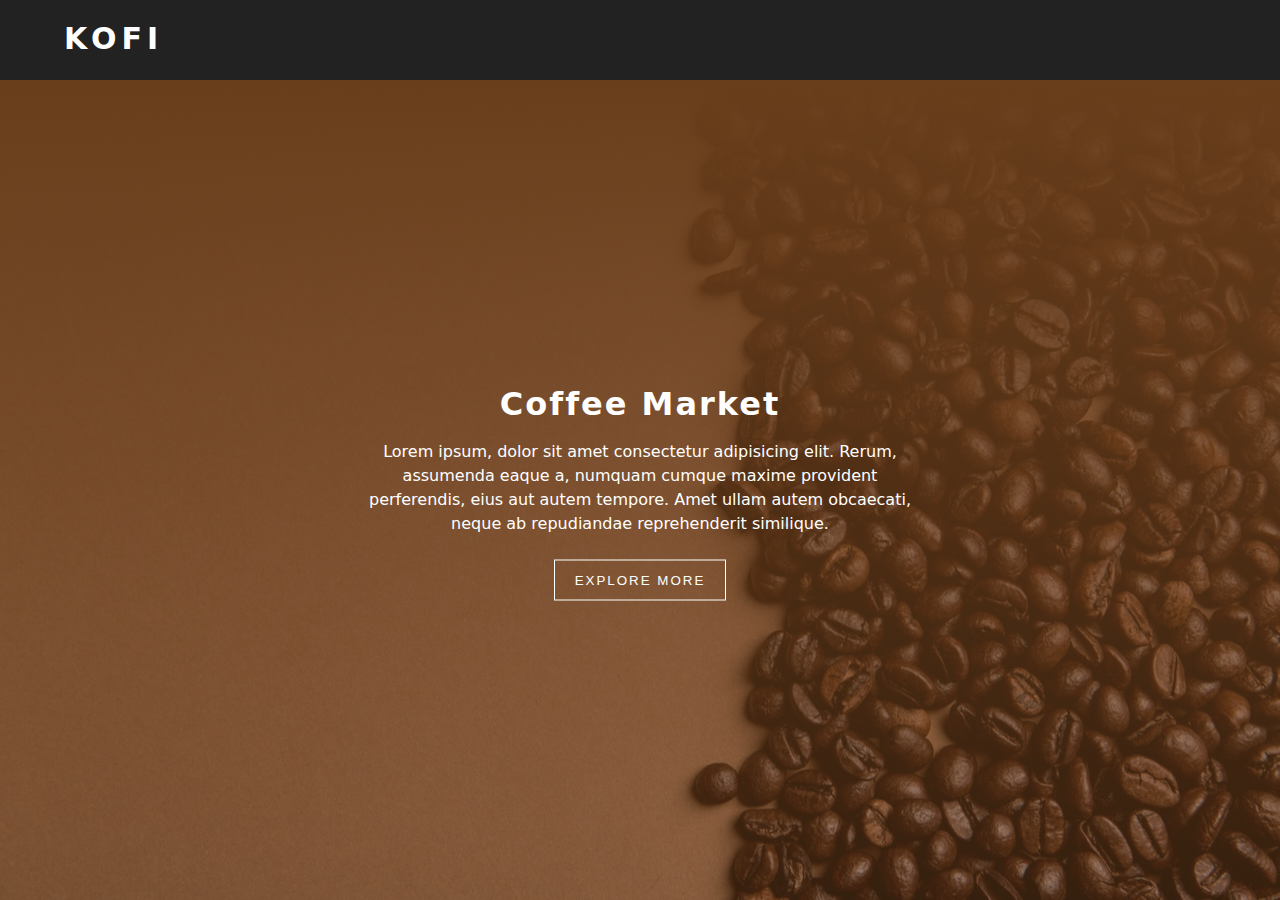
<file: CSS Animation/index.html>
<!DOCTYPE html>
<html lang="en">
<head>
    <meta charset="UTF-8">
    <meta name="viewport" content="width=device-width, initial-scale=1.0">
    <title>Animation</title>
    <link rel="shortcut icon" href="./animation.png" type="image/x-icon">
    <link rel="stylesheet" href="./style.css">
</head>
<body>
    <div class="nav">
        <div class="nav-center">
            <span class="nav-title">Kofi</span>
        </div>
    </div>

    <div class="hero">
        <div class="hero-center">
            <div class="hero-txt">
                <h1>Coffee Market</h1>
                <p>Lorem ipsum, dolor sit amet consectetur adipisicing elit. Rerum, assumenda eaque a, numquam cumque maxime provident perferendis, eius aut autem tempore. Amet ullam autem obcaecati, neque ab repudiandae reprehenderit similique.</p>
            </div>
            <button class="hero-btn">Explore more</button>
        </div>
    </div>
</body>
</html>
</file>
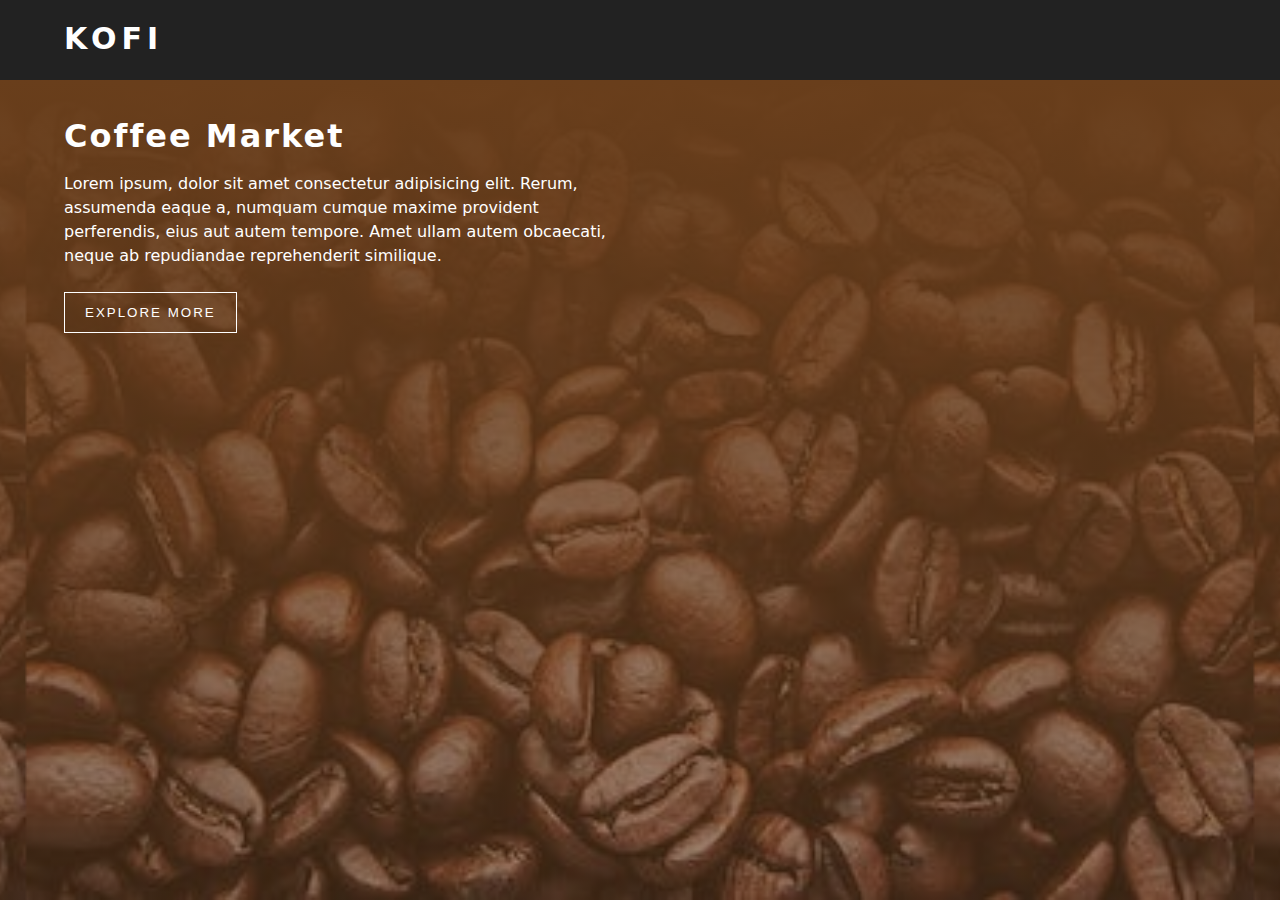
<file: CSS Backgrounds/index.html>
<!DOCTYPE html>
<html lang="en">
<head>
    <meta charset="UTF-8">
    <meta name="viewport" content="width=device-width, initial-scale=1.0">
    <title>CSS Backgrounds</title>
    <link rel="stylesheet" href="./style.css">
</head>
<body>
    <div class="nav">
        <div class="nav-center">
            <span class="nav-title">Kofi</span>
        </div>
    </div>

    <div class="hero">
        <div class="hero-center">
            <h1>Coffee Market</h1>
            <p>Lorem ipsum, dolor sit amet consectetur adipisicing elit. Rerum, assumenda eaque a, numquam cumque maxime provident perferendis, eius aut autem tempore. Amet ullam autem obcaecati, neque ab repudiandae reprehenderit similique.</p>
            <button class="hero-btn">Explore more</button>
        </div>
    </div>
</body>
</html>
</file>
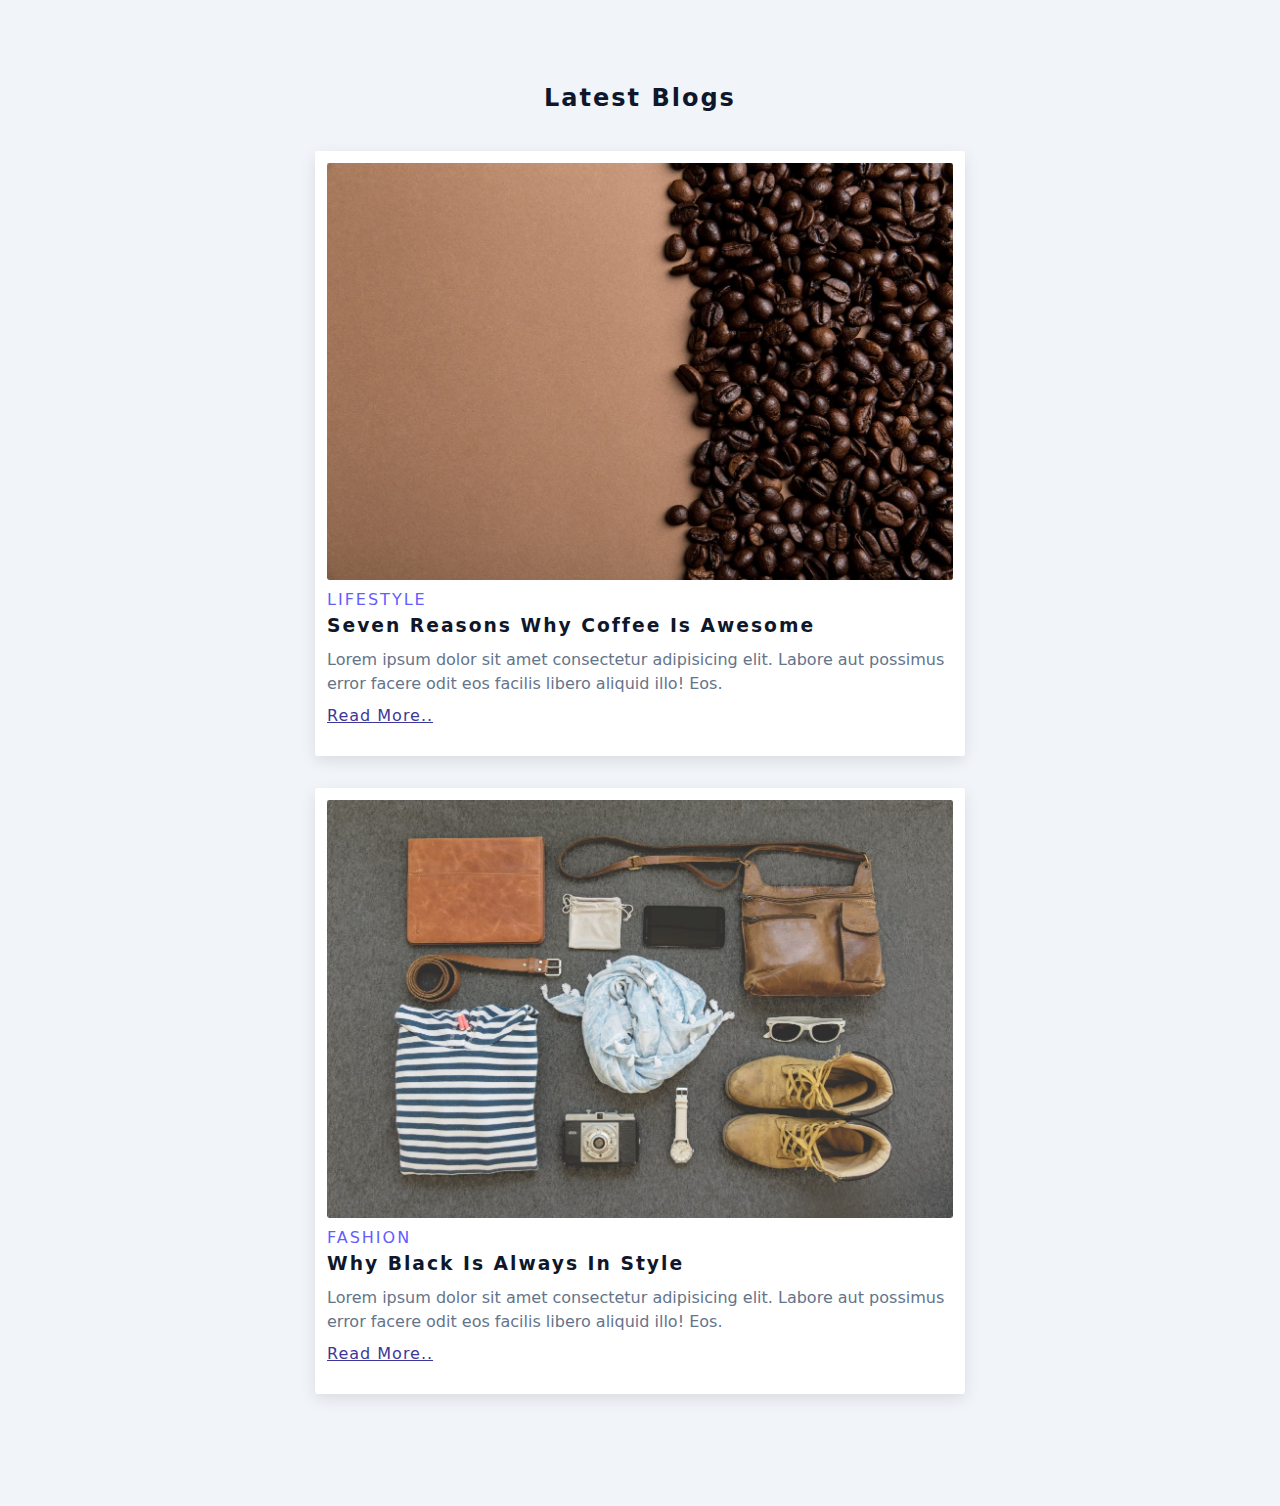
<file: CSS Blog/index.html>
<!DOCTYPE html>
<html lang="en">
<head>
    <meta charset="UTF-8">
    <meta name="viewport" content="width=device-width, initial-scale=1.0">
    <title>Cards</title>
    <link rel="stylesheet" href="https://cdnjs.cloudflare.com/ajax/libs/font-awesome/6.5.1/css/all.min.css" integrity="sha512-DTOQO9RWCH3ppGqcWaEA1BIZOC6xxalwEsw9c2QQeAIftl+Vegovlnee1c9QX4TctnWMn13TZye+giMm8e2LwA==" crossorigin="anonymous" referrerpolicy="no-referrer" />
    <link rel="stylesheet" href="./style.css">
    <link rel="shortcut icon" href="./blog.png" type="image/x-icon">
</head>
<body>
    <section class="blogs">
        <div class="section-title">
            <h2>Latest Blogs</h2>
        </div>
        <div class="blog-center">
            <article class="blog">
                <img src="./hero-bcg.jpg" alt="coffee" class="blog-img">
                <div class="blog-content">
                    <span>Lifestyle <i class="fa-brands fa-reddit-alien"></i></span>
                    <h3>Seven Reasons Why Coffee Is Awesome</h3>
                    <p>Lorem ipsum dolor sit amet consectetur adipisicing elit. Labore aut possimus error facere odit eos facilis libero aliquid illo! Eos.</p>
                    <a href="#">Read More..</a>
                </div>
            </article>
            <article class="blog">
                <img src="./Fashion.jpg" alt="fashion" class="blog-img">
                <div class="blog-content">
                    <span>Fashion <i class="fa-solid fa-shirt"></i></span>
                    <h3>Why Black Is Always In Style</h3>
                    <p>Lorem ipsum dolor sit amet consectetur adipisicing elit. Labore aut possimus error facere odit eos facilis libero aliquid illo! Eos.</p>
                    <a href="#">Read More..</a>
                </div>
            </article>
        </div>
    </section>
</body>
</html>
</file>
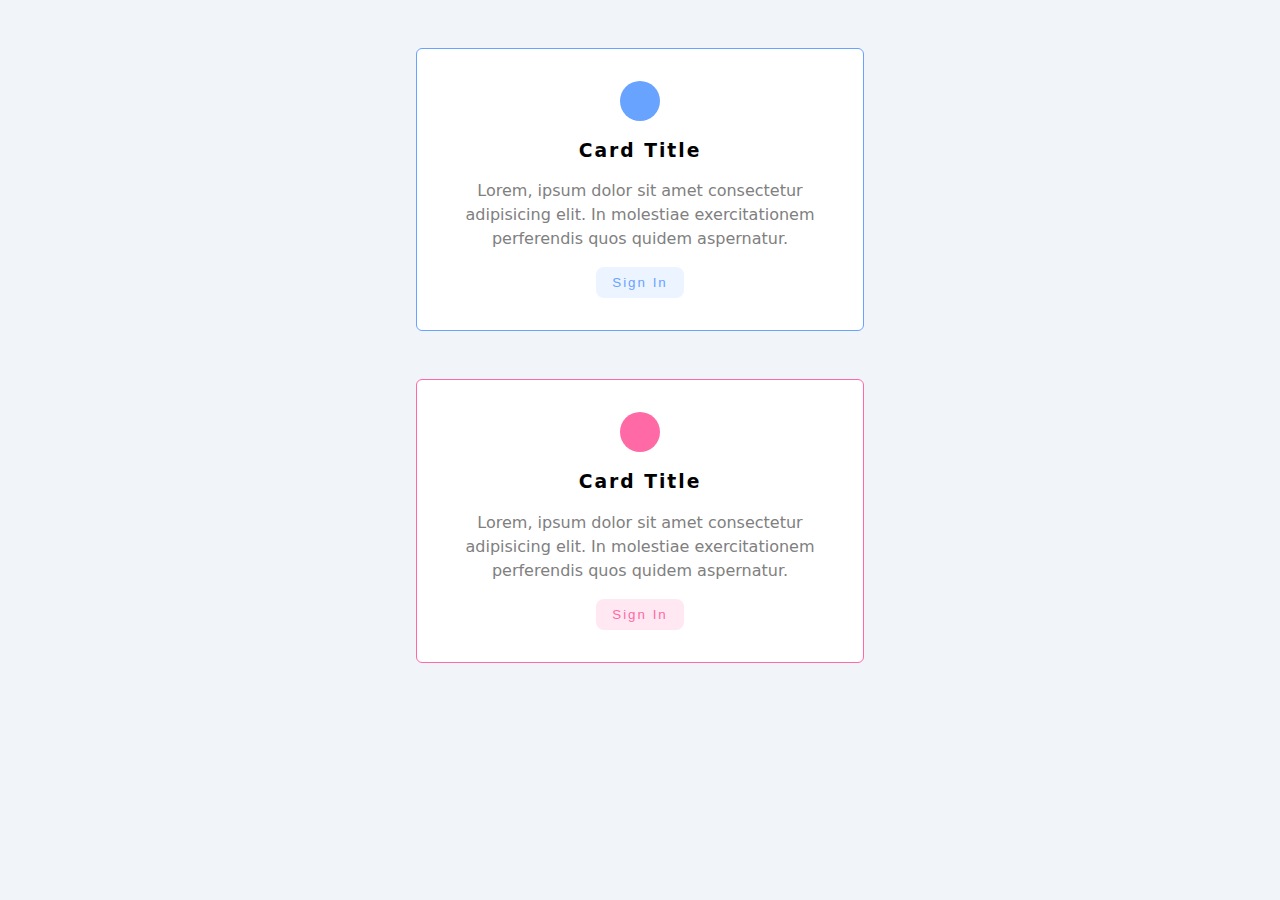
<file: CSS Box Model/index.html>
<!DOCTYPE html>
<html lang="en">
<head>
    <meta charset="UTF-8">
    <meta name="viewport" content="width=device-width, initial-scale=1.0">
    <title>CSS Box Model</title>
    <link rel="stylesheet" href="./style.css">
</head>
<body>
<div class="card card1">
    <div class="icon"></div>
        <h3 class="title">Card Title</h3>
        <p class="text">Lorem, ipsum dolor sit amet consectetur adipisicing elit. In molestiae exercitationem perferendis quos quidem aspernatur.</p>
        <button class="btn btn-blue">Sign in</button>
</div>

<div class="card card2">
    <div class="icon"></div>
        <h3 class="title">Card Title</h3>
        <p class="text">Lorem, ipsum dolor sit amet consectetur adipisicing elit. In molestiae exercitationem perferendis quos quidem aspernatur.</p>
        <button class="btn btn-pink">Sign in</button>
</div>
</body>
</html>
</file>
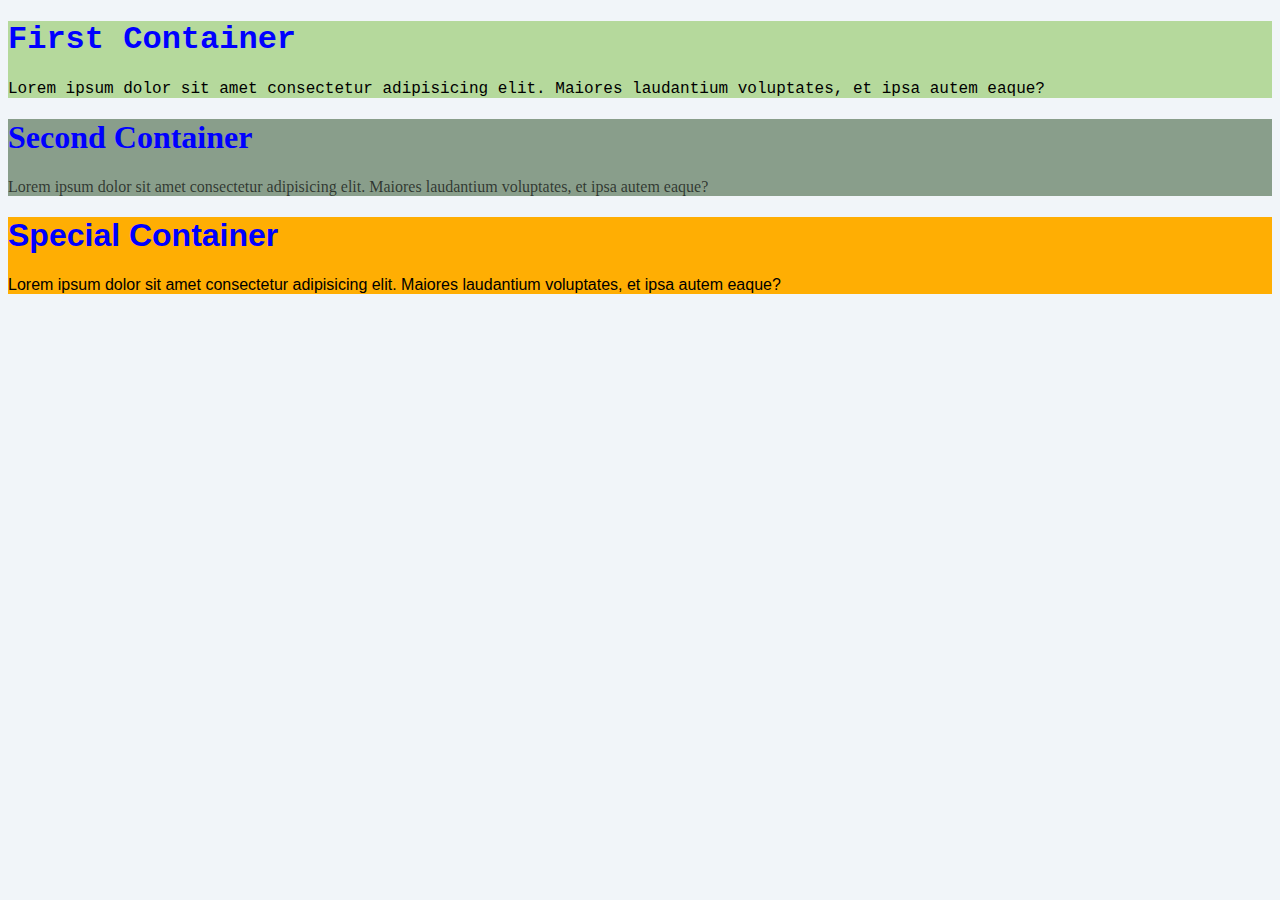
<file: CSS Colors/index.html>
<!DOCTYPE html>
<html lang="en">
<head>
    <meta charset="UTF-8">
    <meta name="viewport" content="width=device-width, initial-scale=1.0">
    <title>CSS Colors</title>
    <link rel="stylesheet" href="./main.css">
</head>
<body>
    <div class="grey">
        <h1 id="container">First Container</h1>
        <p>Lorem ipsum dolor sit amet consectetur adipisicing elit. Maiores laudantium voluptates, et ipsa autem eaque?</p>
    </div>

    <div class="white">
        <h1 id="container">Second Container</h1>
        <p>Lorem ipsum dolor sit amet consectetur adipisicing elit. Maiores laudantium voluptates, et ipsa autem eaque?</p>
    </div>

    <div class="special">
        <h1 id="container">Special Container</h1>
        <p>Lorem ipsum dolor sit amet consectetur adipisicing elit. Maiores laudantium voluptates, et ipsa autem eaque?</p>
    </div>

</body>
</html>
</file>
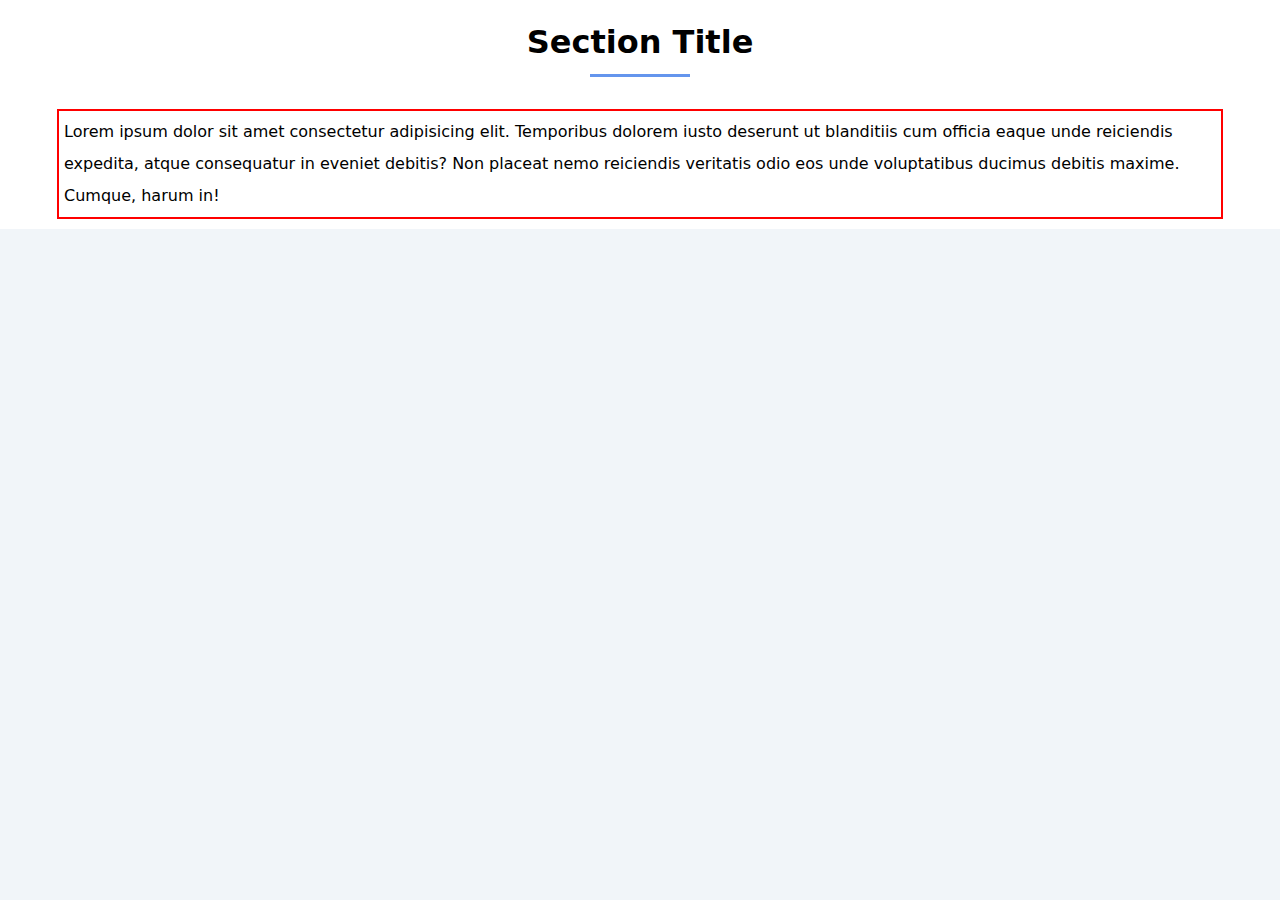
<file: CSS Display/index.html>
<!DOCTYPE html>
<html lang="en">
<head>
    <meta charset="UTF-8">
    <meta name="viewport" content="width=device-width, initial-scale=1.0">
    <title>CSS Dsiplay</title>
    <link rel="stylesheet" href="./style.css">
</head>
<body>
    <div class="section">
        <div class="section-title">
            <h1>Section Title</h1>
            <div class="title-underline"></div>
        </div>
        <div class="section-center"><p>Lorem ipsum dolor sit amet consectetur adipisicing elit. Temporibus dolorem iusto deserunt ut blanditiis cum officia eaque unde reiciendis expedita, atque consequatur in eveniet debitis? Non placeat nemo reiciendis veritatis odio eos unde voluptatibus ducimus debitis maxime. Cumque, harum in!</p></div>
    </div>
</body>
</html>
</file>
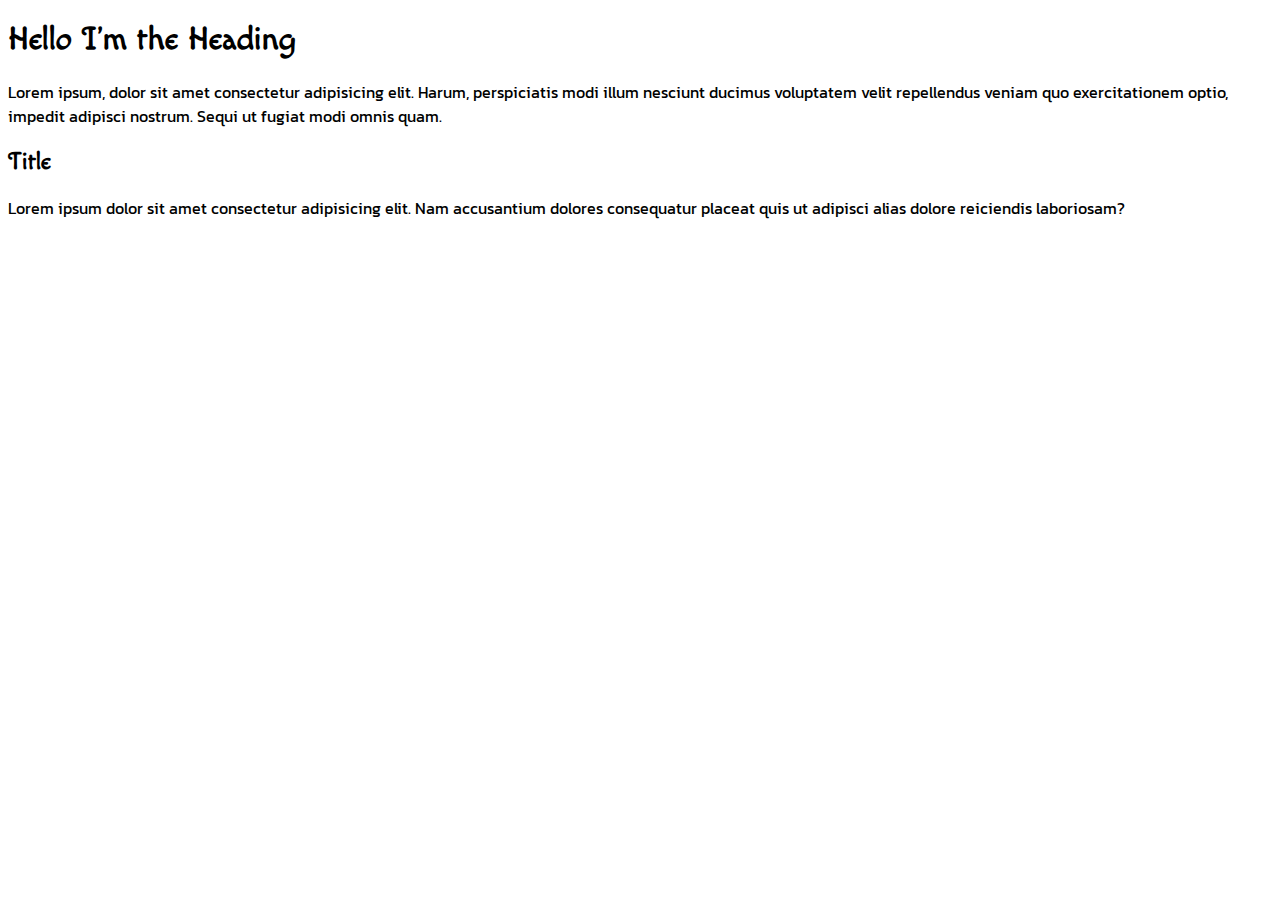
<file: CSS Fonts/index.html>
<!DOCTYPE html>
<html lang="en">
<head>
    <meta charset="UTF-8">
    <meta name="viewport" content="width=device-width, initial-scale=1.0">
    <title>CSS Fonts</title>
    <link rel="preconnect" href="https://fonts.googleapis.com">
<link rel="preconnect" href="https://fonts.gstatic.com" crossorigin>
<link href="https://fonts.googleapis.com/css2?family=Macondo+Swash+Caps&display=swap" rel="stylesheet">
    <link rel="stylesheet" href="./style.css">
</head>
<body>
    <h1>Hello I'm the Heading</h1>
    <p>Lorem ipsum, dolor sit amet consectetur adipisicing elit. Harum, perspiciatis modi illum nesciunt ducimus voluptatem velit repellendus veniam quo exercitationem optio, impedit adipisci nostrum. Sequi ut fugiat modi omnis quam.</p>
    
    <div class="container">
        <h2>Title</h2>
        <p>Lorem ipsum dolor sit amet consectetur adipisicing elit. Nam accusantium dolores consequatur placeat quis ut adipisci alias dolore reiciendis laboriosam?</p>
    </div>
</body>
</html>
</file>
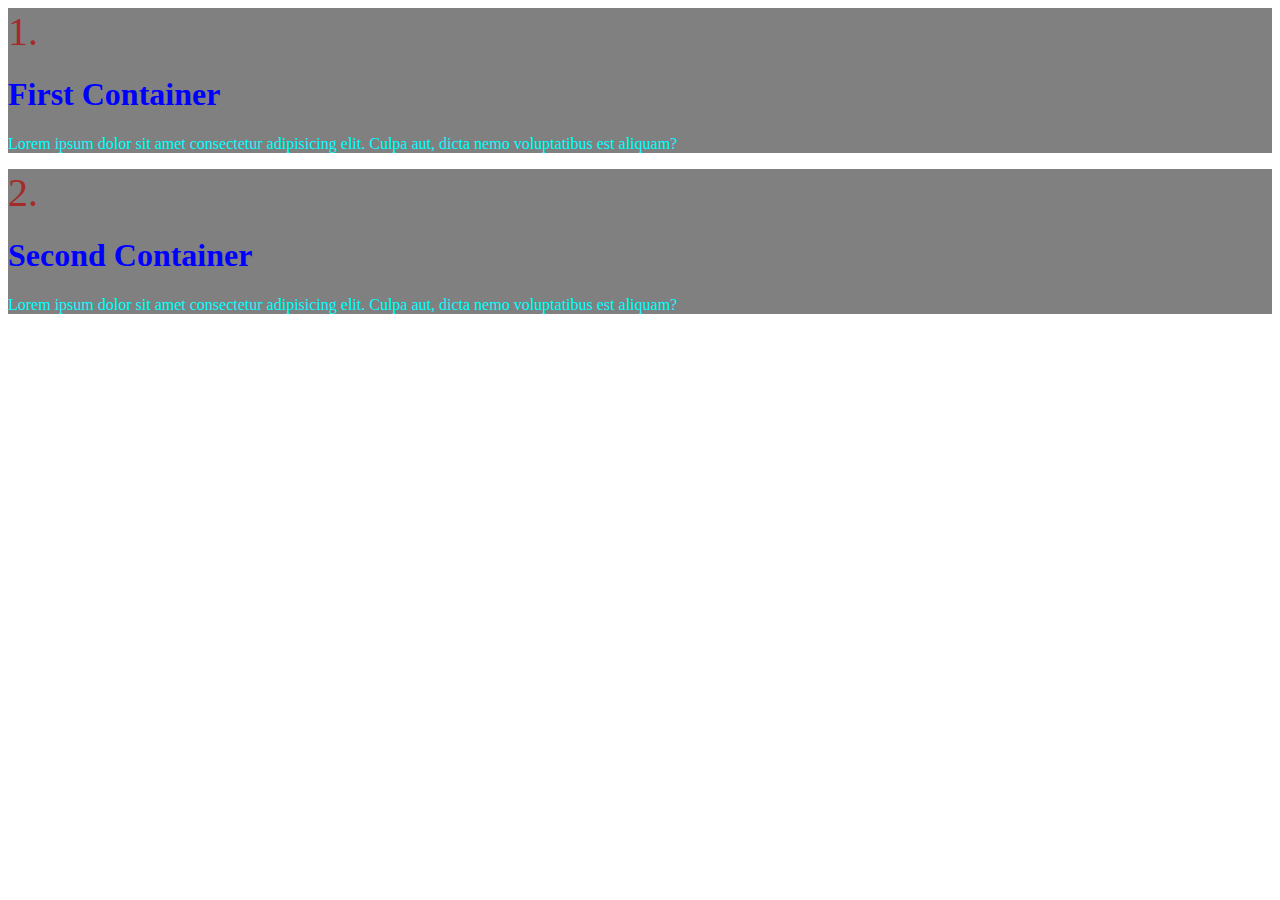
<file: CSS Fundamentals/index.html>
<!DOCTYPE html>
<html lang="en">
<head>
    <meta charset="UTF-8">
    <meta name="viewport" content="width=device-width, initial-scale=1.0">
    <title>CSS Fundamentals</title>
    <link rel="stylesheet" href="./main.css">
</head>
<body>
    <div class="container1">
        <span class="icon">1.</span>
        <h1 class="title">First Container</h1>
        <p>Lorem ipsum dolor sit amet consectetur adipisicing elit. Culpa aut, dicta nemo voluptatibus est aliquam?</p>
    </div>

    <div class="container2">
        <span class="icon">2.</span>
        <h1 class="title">Second Container</h1>
        <p>Lorem ipsum dolor sit amet consectetur adipisicing elit. Culpa aut, dicta nemo voluptatibus est aliquam?</p>
    </div>
</body>
</html>
</file>
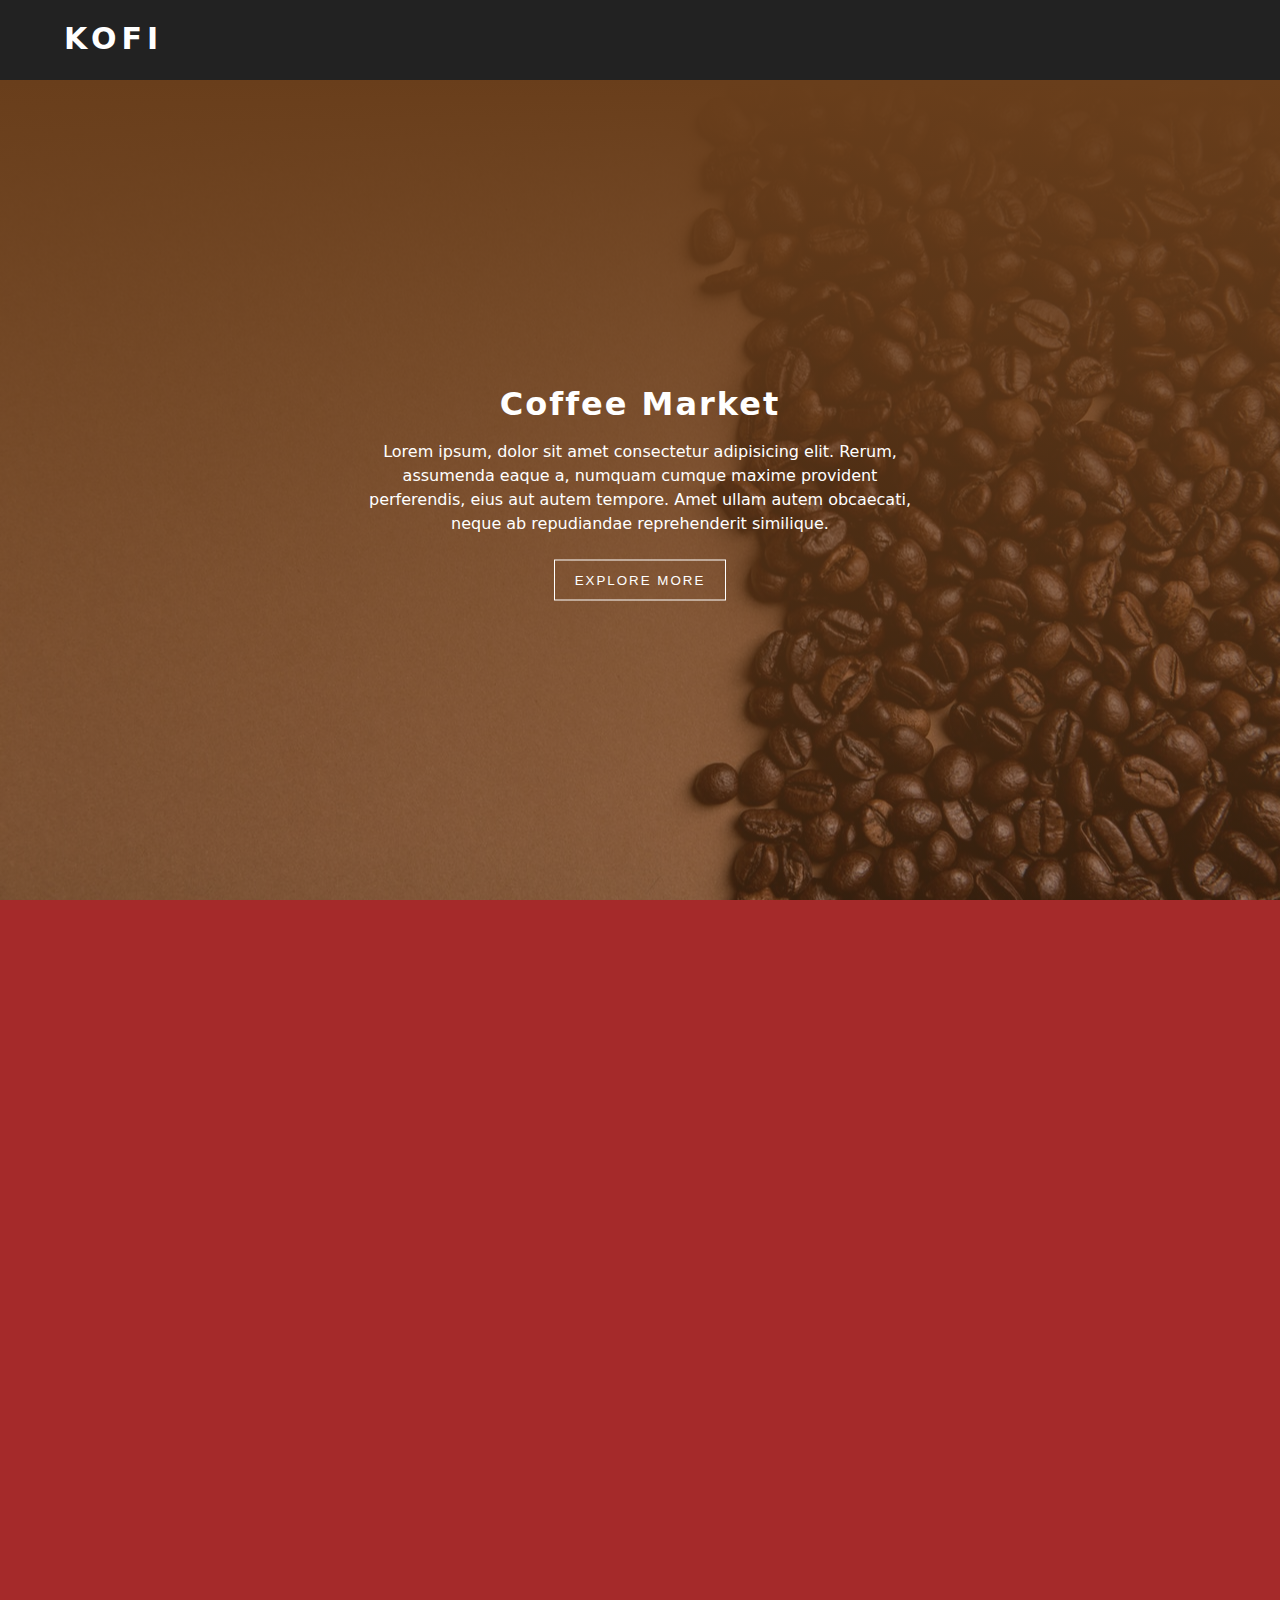
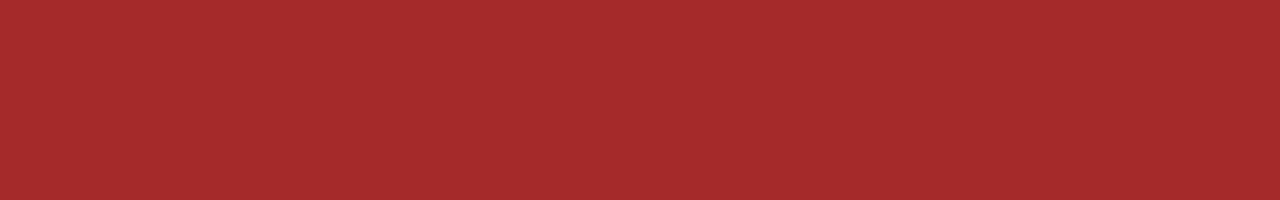
<file: CSS Media/index.html>
<!DOCTYPE html>
<html lang="en">
<head>
    <meta charset="UTF-8">
    <meta name="viewport" content="width=device-width, initial-scale=1.0">
    <title>CSS Media</title>
    <link rel="stylesheet" href="./style.css">
    <link rel="shortcut icon" href="./cup-of-drink.png" type="image/x-icon">
</head>
<body>
    <div class="nav">
        <div class="nav-center">
            <span class="nav-title">Kofi</span>
        </div>
    </div>

    <div class="hero">
        <div class="hero-center">
            <h1>Coffee Market</h1>
            <p>Lorem ipsum, dolor sit amet consectetur adipisicing elit. Rerum, assumenda eaque a, numquam cumque maxime provident perferendis, eius aut autem tempore. Amet ullam autem obcaecati, neque ab repudiandae reprehenderit similique.</p>
            <button class="hero-btn">Explore more</button>
        </div>
    </div>
    <div class="temp"></div>
</body>
</html>
</file>
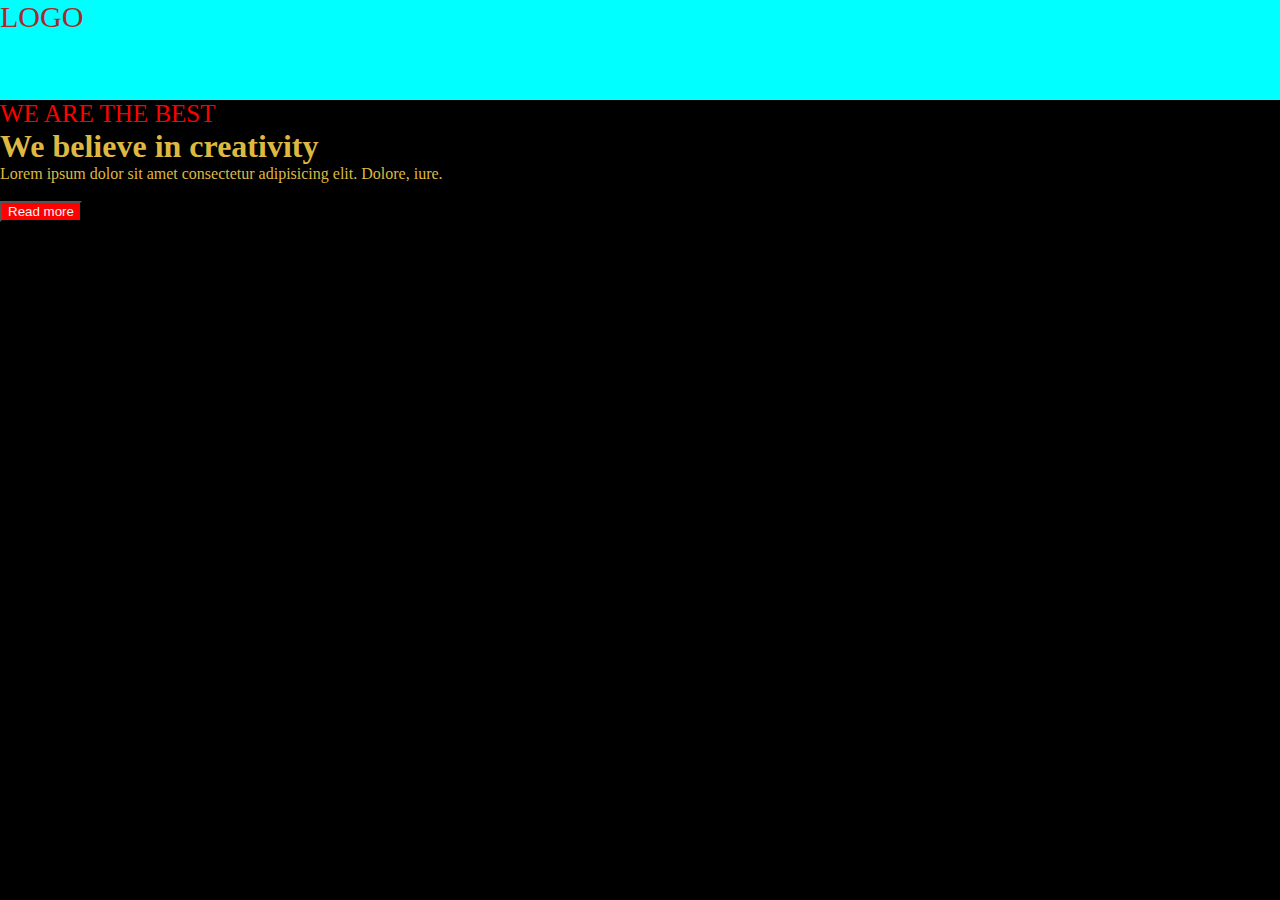
<file: CSS Units/index.html>
<!DOCTYPE html>
<html lang="en">
<head>
    <meta charset="UTF-8">
    <meta name="viewport" content="width=device-width, initial-scale=1.0">
    <title>CSS Units</title>
    <link rel="stylesheet" href="./style.css">
</head>
<body>
    <div id="navbar">
        <span class="logo">LOGO</span>
    </div>
    <div class="hero">
        <span>WE ARE THE BEST</span>
        <h1>We believe in creativity</h1>
        <p>Lorem ipsum dolor sit amet consectetur adipisicing elit. Dolore, iure.</p><br>
        <button class="hero-btn">Read more</button>
    </div>
</body>
</html>
</file>
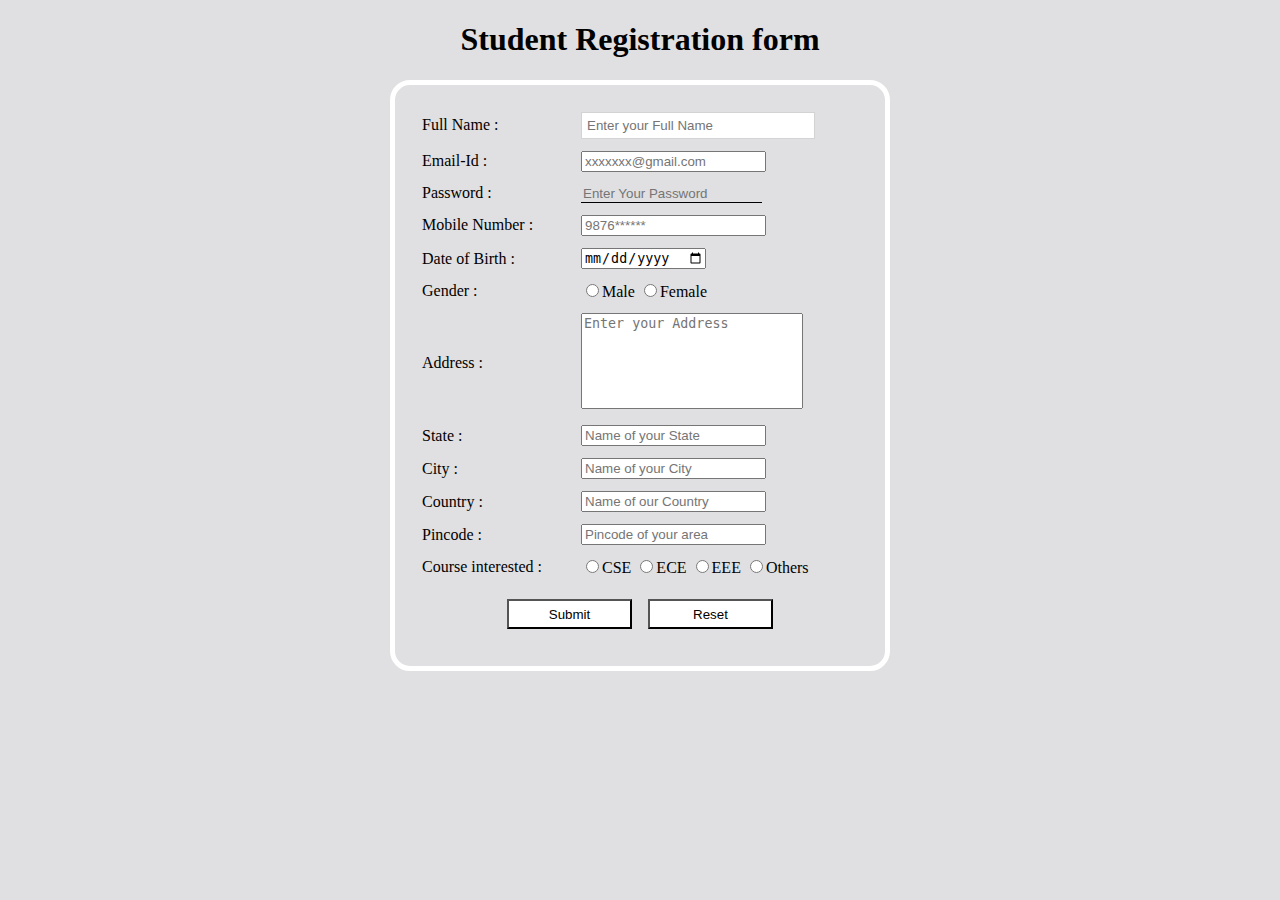
<file: Reg form/Untitled-12.html>
<!DOCTYPE html>
<html>
<head>
    <title> Student Registration Form </title>
    <link rel="stylesheet" href="style.css" type="text/css">
    <link rel="shortcut icon" href="./website.png" type="image/x-icon">
</head>
<body>
    <form action="https://formspree.io/f/xqkravwk" method="POST">
    <h1>Student Registration form</h1> 
    <table align="center" cellpadding="5">
        <tr>
            <td>Full Name :</td>
            <td><input type="text" id="name" name="name" placeholder="Enter your Full Name" required></td>
        </tr>
        <tr>
            <td> Email-Id :</td>
            <td><input type="email" id="email" name="name" placeholder="xxxxxxx@gmail.com" required></td>
        </tr>
        <tr>
            <td><label for="password"> Password :</label></td>
            <td><input type="password" id="password" name="name" placeholder="Enter Your Password" required></td>
        </tr>
        <tr>
            <td>Mobile Number :</td>
            <td><input type="number" id="number" placeholder="9876******" maxlength="10" required></td>
        </tr>
        <tr>
            <td> Date of Birth :</td>
            <td><input type="Date" id="Dob" name="DOB" required></td>
        </tr>
        <tr>
            <td>Gender :</td>
        <td>
            <input type="radio" name="name1" required>Male
            <input type="radio" name="name1" required>Female </td>
        </tr>
        <tr>
            <td>Address :</td>
            <td><textarea rows="6" cols="25" placeholder="Enter your Address" required></textarea></td>
        </tr>
        <tr>
            <td>State :</td>
            <td><input type="text" id="state" name="name" placeholder="Name of your State" required></td>
        </tr>
        <tr>
            <td>City :</td>
            <td><input type="text" id="City" name="name" placeholder="Name of your City" required></td>
        </tr>
        <tr>
            <td>Country :</td>
            <td><input type="text" id="country" name="name" placeholder="Name of our Country" required></td>
        </tr>
        <tr>
            <td>Pincode :</td>
            <td><input type="number" id="code" name="name" placeholder="Pincode of your area" required></td>
        </tr>
        <tr>
            <td>Course interested :</td>
            <td><input type="radio" id="CSE" name="course" required><label for="CSE" >CSE</label>
                <input type="radio" id="ECE" name="course" required><label for="ECE" >ECE</label>
                <input type="radio" id="EEE" name="course" required><label for="EEE" >EEE</label>
                <input type="radio" id="Others" name="course" required><label for="Others">Others</label></td>
        </tr>
        <tr>
            <td align="center" colspan="5">
                <input type="submit" value="Submit">
                &nbsp;&nbsp; <input type="reset" value="Reset">
            </td>
        </tr>

    </table>
</form>
</body>
</html>
</file>
<file: CSS Animation/style.css>
* {
    margin: 0;
    padding: 0;
    box-sizing: border-box;
}

body {
    font-family: system-ui, -apple-system, BlinkMacSystemFont, 'Segoe UI', Roboto, Oxygen, Ubuntu, Cantarell, 'Open Sans', 'Helvetica Neue', sans-serif;
    line-height: 1.5;
}

.nav {
    height: 5rem;
    background: #222;
    padding: 1rem 0;
    position: sticky;
    top: 0;
    z-index: 9;
}

.nav-title {
    font-size: 30px;
    text-transform: uppercase;
    font-weight: bold;
    color: #fff;
    letter-spacing: 5px;
}

.nav-center {
    width: 90vw;
    max-width: 1170px;
    margin: 0 auto;
    /* border: 2px solid white; */
    /* padding-left: 8px; */
}

.hero {
    min-height: calc(100vh - 5rem);
    background-color:rgba(105,62,27,1) ;
    position: relative;
}

@media screen and (min-width: 576px) {
    .hero {
    background: linear-gradient(to top ,rgba(105,62,27,0.5),rgba(105,62,27,1)), url(./hero-bcg.jpg) center/cover repeat;
}
}

.hero-center {
    width: 90vw;
    max-width: 1170px;
    margin: 0 auto;
    padding: 2rem 0;
    color: #fff;
    position: absolute;
    top: 50%;
    left: 50%;
    transform: translate(-50%, -50%);
    text-align: center;
}

.hero-center h1 {
    letter-spacing: 2px;
    text-transform: capitalize;
    margin-bottom: 0.75rem;
}

.hero-center p {
    max-width: 35em ;
    margin: 0 auto;
    margin-bottom: 1.5rem;
}

.hero-btn {
    background: transparent;
    border: 1px solid white;
    padding: 0.75rem 1.25rem;
    text-transform: uppercase;
    color: #fff;
    letter-spacing: 2px;
    animation: bottomtotop 3s ease-in-out;
}

.hero-txt {
    animation: toptobottom 3s ease-in-out;
}

@keyframes toptobottom {
    0% {
        transform: translateY(-150px);
        opacity: 0;
    }
    100% {
        transform: translateY(0);
        opacity: 1;
    }
}
@keyframes bottomtotop {
    0% {
        transform: translateY(150px);
        opacity: 0;
    }
    100% {
        transform: translateY(0);
        opacity: 1;
    }
}
</file>
<file: CSS Backgrounds/style.css>
* {
    margin: 0;
    padding: 0;
    box-sizing: border-box;
}

body {
    font-family: system-ui, -apple-system, BlinkMacSystemFont, 'Segoe UI', Roboto, Oxygen, Ubuntu, Cantarell, 'Open Sans', 'Helvetica Neue', sans-serif;
    line-height: 1.5;
}

.nav {
    height: 5rem;
    background: #222;
    padding: 1rem 0;
}

.nav-title {
    font-size: 30px;
    text-transform: uppercase;
    font-weight: bold;
    color: #fff;
    letter-spacing: 5px;
}

.nav-center {
    width: 90vw;
    max-width: 1170px;
    margin: 0 auto;
    /* border: 2px solid white; */
    /* padding-left: 8px; */
}

.hero {
    background: linear-gradient(to top ,rgba(105,62,27,0.5),rgba(105,62,27,1)), url(./coffee.jpeg) center/contain repeat;
    min-height: calc(100vh - 5rem);
}

.hero-center {
    width: 90vw;
    max-width: 1170px;
    margin: 0 auto;
    padding: 2rem 0;
    color: #fff;
}

.hero-center h1 {
    letter-spacing: 2px;
    text-transform: capitalize;
    margin-bottom: 0.75rem;
}

.hero-center p {
    margin-bottom: 1.5rem;
    max-width: 35em;
}

.hero-btn {
    background: transparent;
    border: 1px solid white;
    padding: 0.75rem 1.25rem;
    text-transform: uppercase;
    color: #fff;
    letter-spacing: 2px;
}
</file>
<file: CSS Blog/style.css>
* {
    margin: 0;
    padding: 0;
    box-sizing: border-box;
}
:root {
    --primary: #645cff;
    --primary-dark: #3c3799;
    --grey-light:#f1f5f9;
    --grey: #64748b;
    --grey-dark: #0f172a;
    --fluid-width: 90vw;
    --max-width: 1170px;
    --black: #222;
    --white: #fff;
    --letter-spacing: 2px;
    --border-radius: 0.15rem;
    --shadow-light: 0 5px 15px rgba(0,0,0,0.1);
    --shadow-dark: 0 5px 15px rgba(0,0,0,0.2);
    --transition: 0.3s ease-in-out all;
}

body {
    font-family: system-ui, -apple-system, BlinkMacSystemFont, 'Segoe UI', Roboto, Oxygen, Ubuntu, Cantarell, 'Open Sans', 'Helvetica Neue', sans-serif;
    line-height: 1.5;
    background: var(--grey-light);
    color: var(--grey-dark);
}

.blogs {
    padding: 5rem 0;
}

.section-title {
    text-align: center;
    margin-bottom: 2.2rem;
    letter-spacing: var(--letter-spacing);
}

.blog-center {
    width: var(--fluid-width);
    max-width: var(--max-width);
    margin: 0 auto;

    max-width: 650px;
}

.blog {
    background-color: var(--white);
    padding: 0.75rem;
    border-radius: var(--border-radius);
    box-shadow: var(--shadow-light);
    transition: var(--transition);
    margin-bottom: 2rem;
}

.blog:hover {
    box-shadow: var(--shadow-dark);
}

.blog-img {
    width: 100%;
    display: block;
    object-fit: cover;
    border-radius: var(--border-radius);
    margin-bottom: 0.5rem;
}

.blog-content {
    padding-bottom: 1rem;
}

.blog-content span {
    text-transform: uppercase;
    color: var(--primary);
    letter-spacing: var(--letter-spacing);
    font-weight: 500;
}

.blog-content h3 {
    letter-spacing: var(--letter-spacing);
}

.blog-content p {
    color: var(--grey);
    margin-bottom: 0.5rem;
    margin-top: 0.5rem;
}

.blog-content a {
    color: var(--primary-dark);
    letter-spacing: 1px;
    font-weight: 500;
}
</file>
<file: CSS Box Model/style.css>
body {
    font-family: system-ui, -apple-system, BlinkMacSystemFont, 'Segoe UI', Roboto, Oxygen, Ubuntu, Cantarell, 'Open Sans', 'Helvetica Neue', sans-serif;
    background-color: #f1f5f9;
}

.card {
    background-color: #fff;
    padding: 2rem 3rem;
    text-align: center;
    max-width: 350px;
    margin: 3rem auto;
    border-radius: 6px;
    border: 0.5px solid black;
}

.card1 {
    border-color: #68a3ff;   
}

.card2 {
    border-color: #ff69a6;   
}

.icon {
    background-color: #68a3ff;
    width: 40px;
    height: 40px;
    border-radius: 50%;
    margin: 0 auto;
}

.card1 .icon {
    background-color: #68a3ff;
}
.card2 .icon {
    background-color: #ff69a6;
}

.text {
    line-height: 1.5;
    color: grey;
}

.title {
    text-transform: capitalize;
    letter-spacing: 2px;
}

.btn {
    text-transform: capitalize;
    border: transparent;
    border-radius: 0.5rem;
    padding: 0.5rem 1rem;
    letter-spacing: 2px;
}

.btn-blue {
    background: #ecf4ff;
    color: #68a3ff;
}
.btn-pink {
    background: #ffe8f1;
    color: #ff69a6;
}
</file>
<file: CSS Colors/main.css>
body {
    background-color: #f1f5f9;
}

#container {
    color: #0000ff;
}

.grey {
    background-color: #B5D99C;
    font-family: 'Courier New', Courier, monospace;
}

.white {
    background-color: #899E8B;
    color: rgba(0,0,0,0.66);
}

.special {
    background-color: #FFAE03;
    font-family: 'Lucida Sans', 'Lucida Sans Regular', 'Lucida Grande', 'Lucida Sans Unicode', Geneva, Verdana, sans-serif;
}
</file>
<file: CSS Display/style.css>
* {
    margin: 0;
}

body {
    font-family: system-ui, -apple-system, BlinkMacSystemFont, 'Segoe UI', Roboto, Oxygen, Ubuntu, Cantarell, 'Open Sans', 'Helvetica Neue', sans-serif;
    background-color: #f1f5f9;
    line-height: 2;
}

.section {
    padding: 10px;
    background-color: #fff;
}

.section-title {
    text-align: center;
    /* text-transform: uppercase; */
}

.title-underline {
    height: 2.8px;
    width: 100px;
    background-color: cornflowerblue;
    margin: 0 auto;
    margin-bottom: 2rem;
}

.section-center {
    padding: 5px;
    margin: 0 auto;
    width: 90vw;
    max-width: 1170px;
    border: 2px solid red;
}
</file>
<file: CSS Fonts/style.css>
@import url('https://fonts.googleapis.com/css2?family=Kanit:wght@200&display=swap');


h2,h1 {
    font-family: 'Macondo Swash Caps', cursive;
}

p {
    font-family: 'Kanit', sans-serif;   
}

/* body {
    font-family: system-ui, -apple-system, BlinkMacSystemFont, 'Segoe UI', Roboto, Oxygen, Ubuntu, Cantarell, 'Open Sans', 'Helvetica Neue', sans-serif;
} */
</file>
<file: CSS Fundamentals/main.css>
.icon {
    color: brown;
    font-size: 40px;
}

.title {
    color: blue;
}

p {
    color: aqua;
}

.container1 {
    background-color: grey;
}

.container2 {
    background-color: grey;
}
</file>
<file: CSS Media/style.css>
* {
    margin: 0;
    padding: 0;
    box-sizing: border-box;
}

body {
    font-family: system-ui, -apple-system, BlinkMacSystemFont, 'Segoe UI', Roboto, Oxygen, Ubuntu, Cantarell, 'Open Sans', 'Helvetica Neue', sans-serif;
    line-height: 1.5;
}

.nav {
    height: 5rem;
    background: #222;
    padding: 1rem 0;
    position: sticky;
    top: 0;
    z-index: 9;
}

.nav-title {
    font-size: 30px;
    text-transform: uppercase;
    font-weight: bold;
    color: #fff;
    letter-spacing: 5px;
}

.nav-center {
    width: 90vw;
    max-width: 1170px;
    margin: 0 auto;
    /* border: 2px solid white; */
    /* padding-left: 8px; */
}

.hero {
    min-height: calc(100vh - 5rem);
    background-color:rgba(105,62,27,1) ;
    position: relative;
}

@media screen and (min-width: 576px) {
    .hero {
    background: linear-gradient(to top ,rgba(105,62,27,0.5),rgba(105,62,27,1)), url(./hero-bcg.jpg) center/cover repeat;
}
}

.hero-center {
    width: 90vw;
    max-width: 1170px;
    margin: 0 auto;
    padding: 2rem 0;
    color: #fff;
    position: absolute;
    top: 50%;
    left: 50%;
    transform: translate(-50%, -50%);
    text-align: center;
}

.hero-center h1 {
    letter-spacing: 2px;
    text-transform: capitalize;
    margin-bottom: 0.75rem;
}

.hero-center p {
    max-width: 35em ;
    margin: 0 auto;
    margin-bottom: 1.5rem;
}

.hero-btn {
    background: transparent;
    border: 1px solid white;
    padding: 0.75rem 1.25rem;
    text-transform: uppercase;
    color: #fff;
    letter-spacing: 2px;
}

.temp {
    min-height: 100vh;
    background-color: brown;

}
</file>
<file: CSS Units/style.css>
* {
    margin: 0;
}

#navbar {
    height: 100px;
    background-color: aqua;
}
.logo {
    color: brown;
    font-size: 30px;
}
.hero {
    color: #DEB841;
    background-color: black;
    min-height: calc(100vh - 100px);
}
span {
    color: red;
    font-size: 25px;
}
.hero-btn {
    color: whitesmoke;
    background-color: red;
}
</file>
<file: Reg form/style.css>
body {
    background-color: rgb(224, 223, 225);
}
h1{
    text-align: center;
    color: black(226, 41, 41);
}
#name {
    width:80%;
    padding: 5px;
    /* border-radius: %; */
    /* outline: 110; */
    border: 1px solid lightgray;

}
table{
    color: black;
    /* background-color: rgb(7, 7, 7); */
    /* border-collapse: collapse; */
    font-size: 16px;
    font-family: serif;
    padding: 20px;
    border-radius: 20px;
    border: 5px solid white;
    width: 500px;
    /* text-align: center */
}

input[type="submit"]{
    margin: 10px 0 10px 0;
    width: 125px;
    height: 30px;
    color: black;
    background-color:white;
}

input[type="reset"]{
    margin: 10px 0 10px 0;
    height: 30px;
    width: 125px;
    color: black;
    background-color: white
}

input[type="submit"]:hover{
    margin: 10px 0 10px 0;
    width: 125px;
    height: 30px;
    color: gray;
    background-color: white;
}

input[type=password]{
    border: none;
    background-color: transparent;
    border-bottom: 1px solid black;
}

input[type=password]:focus{
    border: none;
    outline: none;
    background-color: transparent;
    border-bottom: 1px solid black;
    width: 200px;
}

textarea{
    resize: none;
}
</file>
